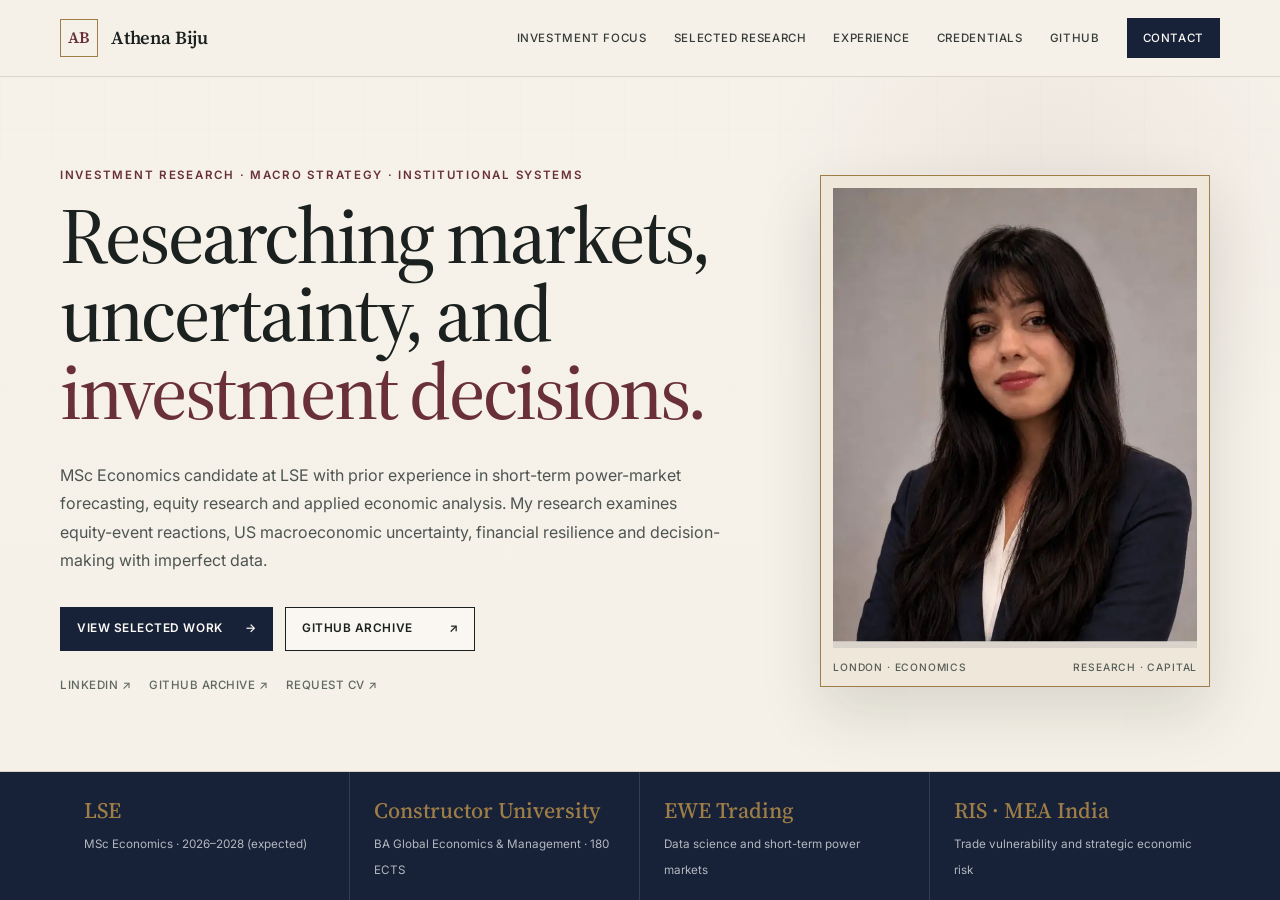
<file: index.html>
<!DOCTYPE html>
<html lang="en">
<head>
  <meta charset="UTF-8" />
  <meta name="viewport" content="width=device-width, initial-scale=1.0" />
  <title>Athena Biju — Investment Research & Institutional Strategy</title>
  <meta name="description" content="Athena Biju is an economist and investment researcher working across capital allocation, macroeconomic risk, institutional systems, and quantitative research." />
  <meta name="theme-color" content="#f5f1e8" />
  <style>
    html,body{margin:0;width:100%;height:100%;overflow:hidden;background:#f5f1e8}
    iframe{display:block;width:100%;height:100%;border:0;background:#f5f1e8}
    #loading{position:fixed;inset:0;display:grid;place-items:center;color:#6a3039;background:#f5f1e8;font:500 18px Georgia,serif;letter-spacing:.04em;z-index:2}
  </style>
</head>
<body>
  <div id="loading">Loading portfolio…</div>
  <iframe id="portfolio" src="site.html" title="Athena Biju portfolio"></iframe>
  <script src="portrait-1.js"></script>
  <script src="portrait-2.js"></script>
  <script>
    const frame = document.getElementById('portfolio');

    frame.addEventListener('load', () => {
      try {
        const doc = frame.contentDocument;
        if (!doc) return;

        doc.title = 'Athena Biju — Investment Research & Institutional Strategy';

        const preconnect = doc.createElement('link');
        preconnect.rel = 'preconnect';
        preconnect.href = 'https://fonts.googleapis.com';
        doc.head.appendChild(preconnect);

        const fontPreconnect = doc.createElement('link');
        fontPreconnect.rel = 'preconnect';
        fontPreconnect.href = 'https://fonts.gstatic.com';
        fontPreconnect.crossOrigin = 'anonymous';
        doc.head.appendChild(fontPreconnect);

        const fonts = doc.createElement('link');
        fonts.rel = 'stylesheet';
        fonts.href = 'https://fonts.googleapis.com/css2?family=Inter:wght@400;500;600&family=Source+Serif+4:opsz,wght@8..60,400;8..60,500;8..60,600&display=swap';
        doc.head.appendChild(fonts);

        const design = doc.createElement('link');
        design.rel = 'stylesheet';
        design.href = 'design-v2.css';
        doc.head.appendChild(design);

        const portrait = doc.querySelector('.portrait-frame img');
        if (portrait && window.__athenaPortrait) {
          portrait.src = 'data:image/webp;base64,' + window.__athenaPortrait;
          portrait.removeAttribute('srcset');
          portrait.alt = 'Athena Biju';
        }

        const headline = doc.querySelector('.hero-copy h1');
        if (headline) {
          headline.innerHTML = '<span>Researching markets,</span><span>uncertainty, and</span><span class="headline-accent">investment decisions.</span>';
        }

        const lede = doc.querySelector('.lede');
        if (lede) {
          lede.textContent = 'MSc Economics candidate at LSE with prior experience in short-term power-market forecasting, equity research and applied economic analysis. My research examines equity-event reactions, US macroeconomic uncertainty, financial resilience and decision-making with imperfect data.';
        }

        const mandates = [
          ['LSE', 'MSc Economics · 2026–2028 (expected)'],
          ['Constructor University', 'BA Global Economics & Management · 180 ECTS'],
          ['EWE Trading', 'Data science and short-term power markets'],
          ['RIS · MEA India', 'Trade vulnerability and strategic economic risk']
        ];
        doc.querySelectorAll('.mandate-item').forEach((item, index) => {
          const data = mandates[index];
          if (!data) return;
          const title = item.querySelector('strong');
          const description = item.querySelector('span');
          if (title) title.textContent = data[0];
          if (description) description.textContent = data[1];
        });

        const focusHeading = doc.querySelector('#focus .section-heading h2');
        if (focusHeading) focusHeading.textContent = 'Economic research for markets under uncertainty.';

        const focusCopy = doc.querySelector('#focus .section-heading > div:last-child p');
        if (focusCopy) {
          focusCopy.textContent = 'Research questions include announcement-window abnormal returns, macro forecast uncertainty and liquidity resilience. I focus on clear assumptions, credible evaluation and what an empirical result can—and cannot—support.';
        }

        const workHeading = doc.querySelector('#work .section-heading h2');
        if (workHeading) workHeading.textContent = 'Selected investment research and source projects.';

        const workCopy = doc.querySelector('#work .section-heading > div:last-child p');
        if (workCopy) {
          workCopy.textContent = 'Start with event-driven equities, GDP–uncertainty forecasting and company financial-risk analysis. These research notes identify the data, models and limitations. Public source-only notebook archives accompany the event study and GDP–uncertainty analysis; their results have not been independently reproduced.';
        }

        const experienceEyebrow = doc.querySelector('#experience .eyebrow');
        if (experienceEyebrow) experienceEyebrow.textContent = 'Professional experience';

        const credentialsEyebrow = doc.querySelector('#credentials .eyebrow');
        if (credentialsEyebrow) credentialsEyebrow.textContent = 'Credentials and methods';

        const credentialsHeading = doc.querySelector('#credentials .section-heading h2');
        if (credentialsHeading) credentialsHeading.textContent = 'Public evidence, presented with discretion.';

        const contactHeading = doc.querySelector('.contact h2');
        if (contactHeading) contactHeading.textContent = 'Research and investment conversations.';

        const buttons = doc.querySelectorAll('.hero-actions .button');
        if (buttons[0]) buttons[0].innerHTML = 'View selected work <span>→</span>';
        if (buttons[1]) {
          buttons[1].href = 'https://github.com/athena-biju';
          buttons[1].target = '_blank';
          buttons[1].rel = 'noreferrer';
          buttons[1].innerHTML = 'GitHub archive <span>↗</span>';
        }

        const socialLinks = doc.querySelectorAll('.social-row a');
        if (socialLinks[1]) socialLinks[1].textContent = 'GitHub archive ↗';

        const og = doc.querySelector('meta[property="og:image"]');
        if (og && window.__athenaPortrait) {
          og.content = 'data:image/webp;base64,' + window.__athenaPortrait;
        }
      } catch (error) {
        console.error('Portfolio enhancement failed:', error);
      } finally {
        const loading = document.getElementById('loading');
        if (loading) loading.remove();
      }
    });
  </script>
</body>
</html>
</file>
